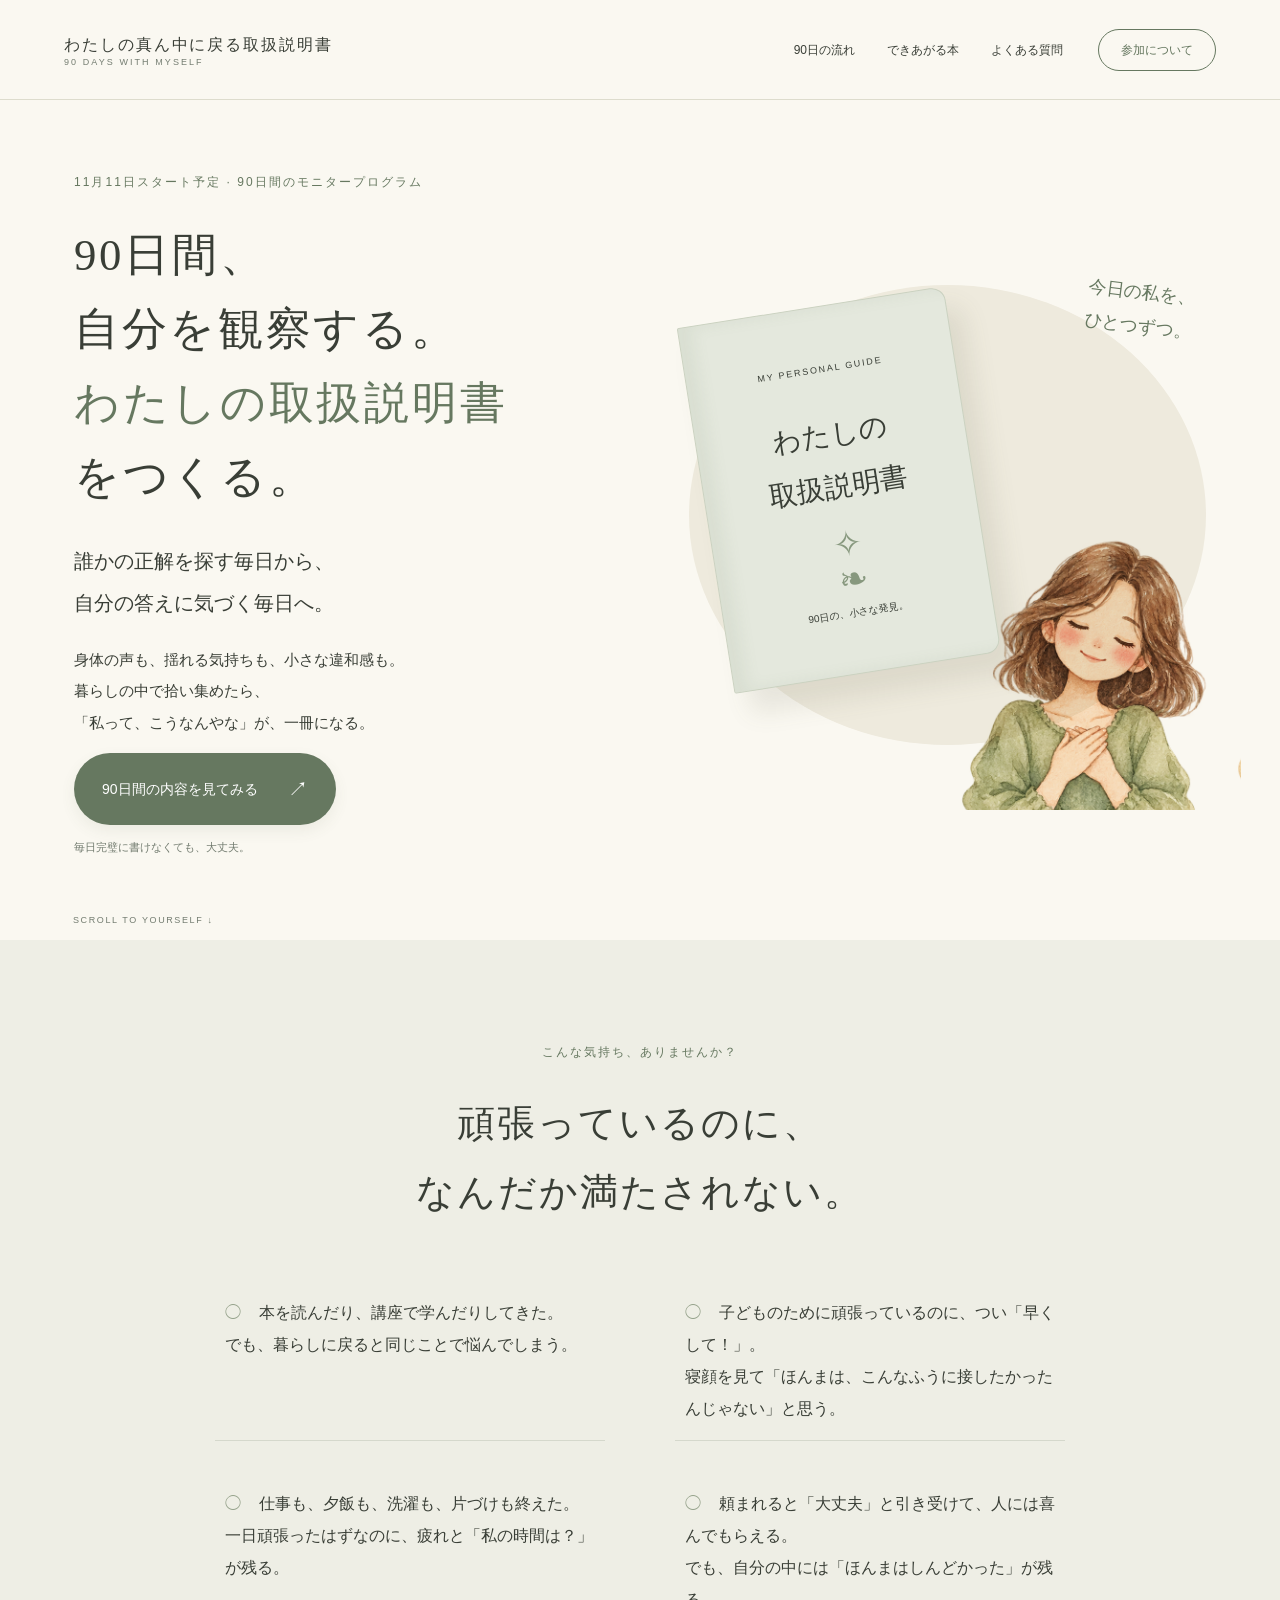
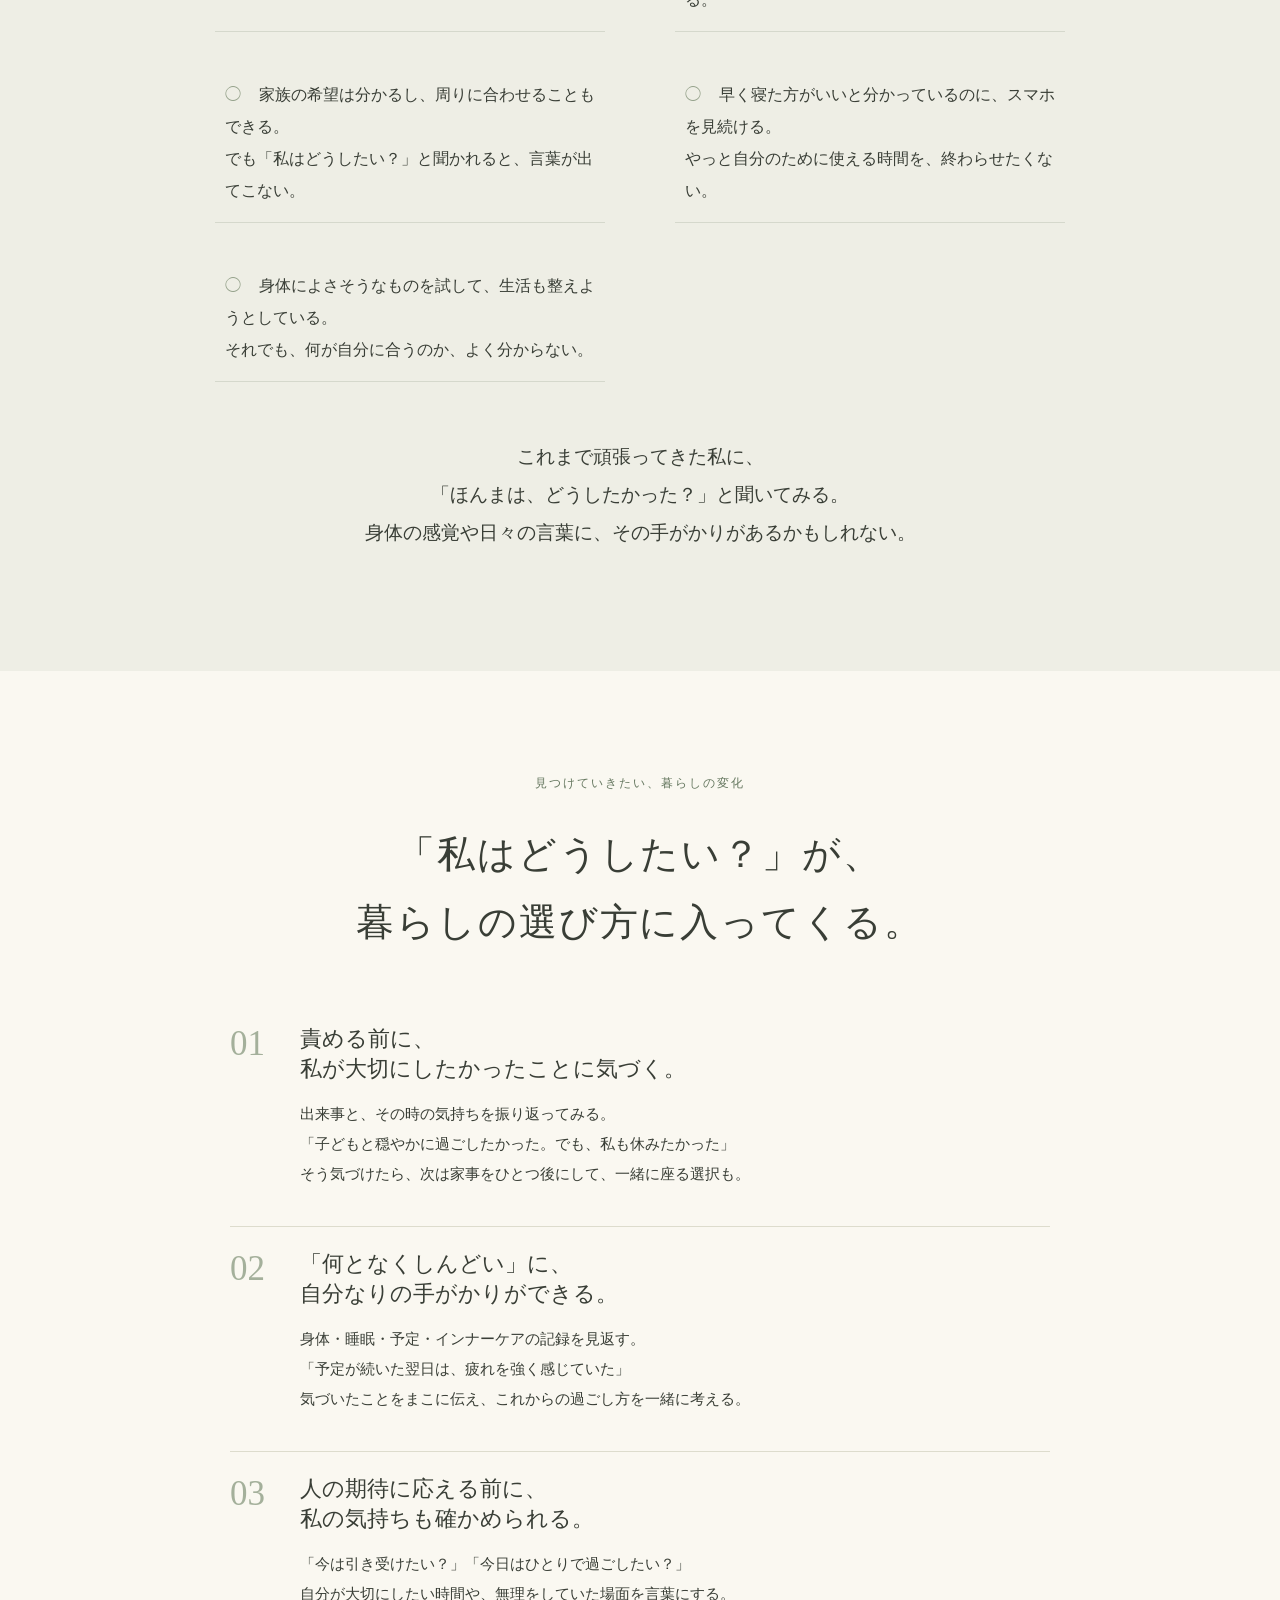
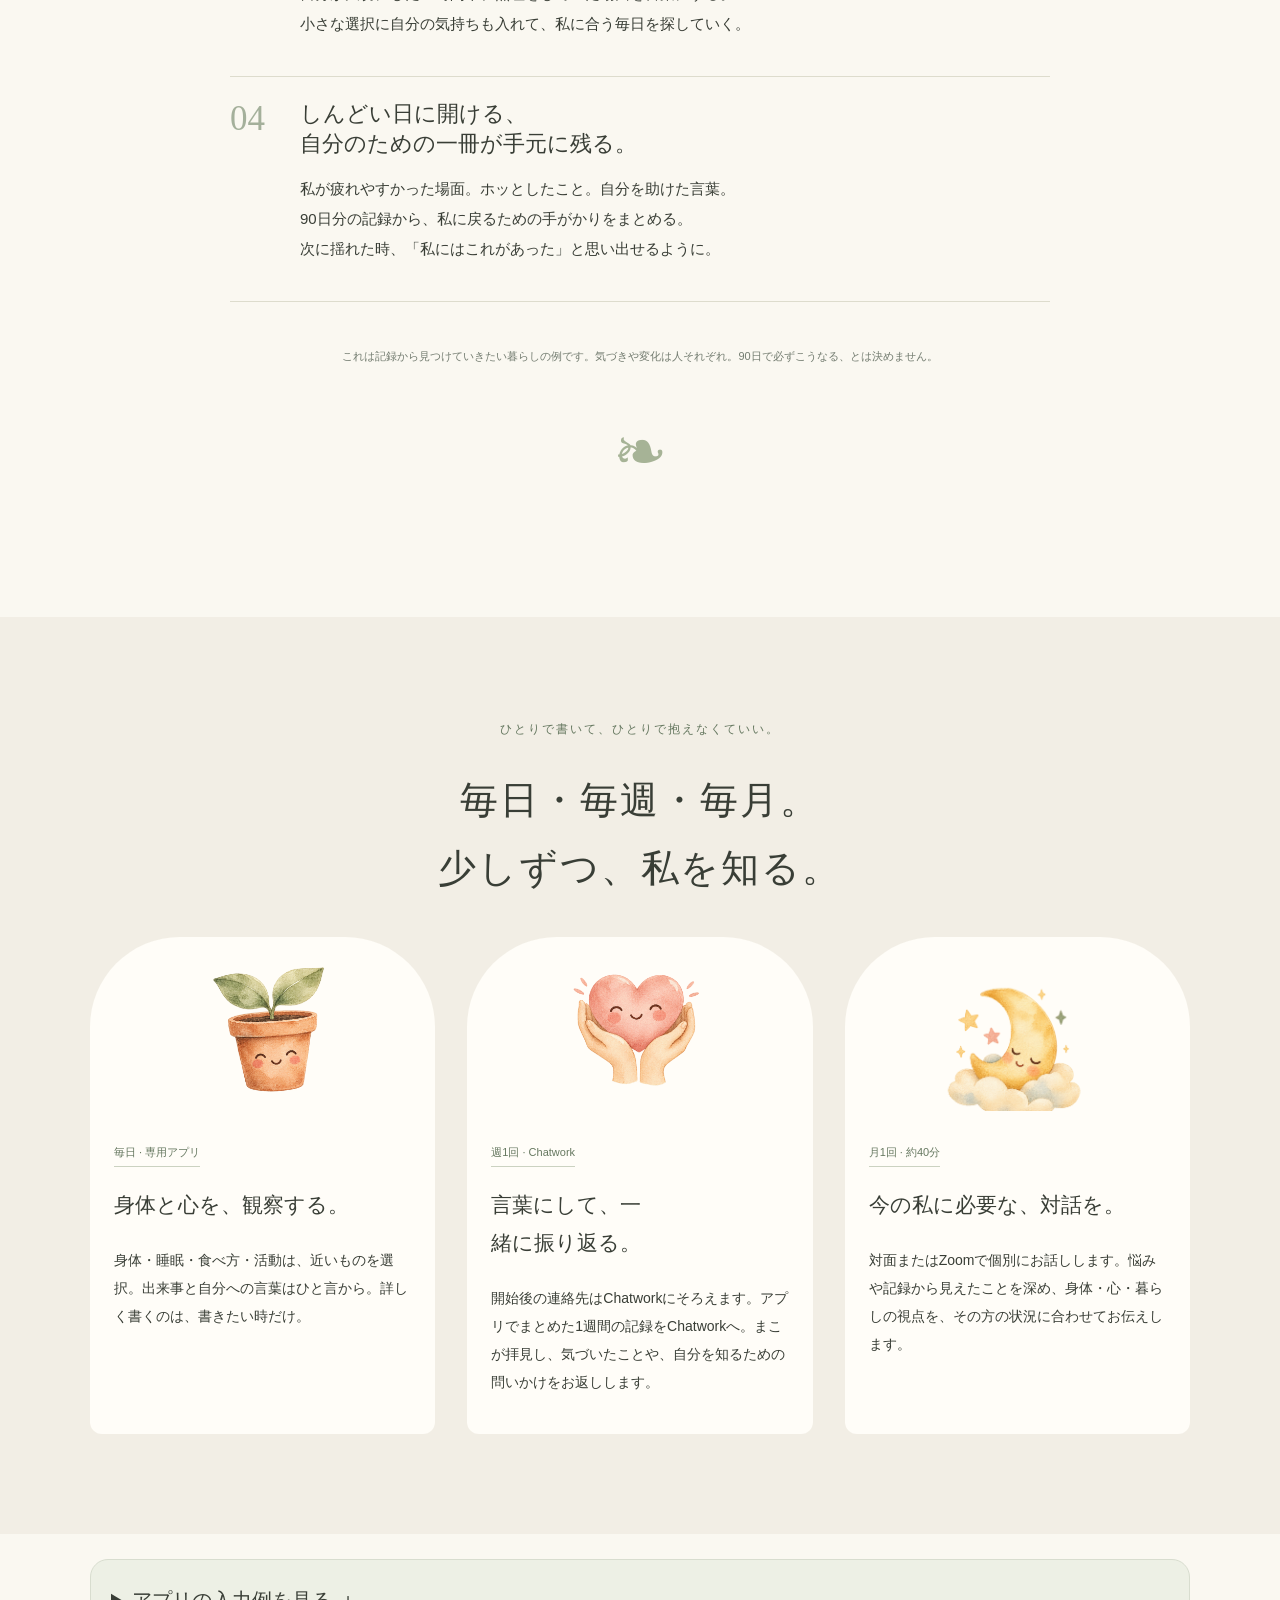
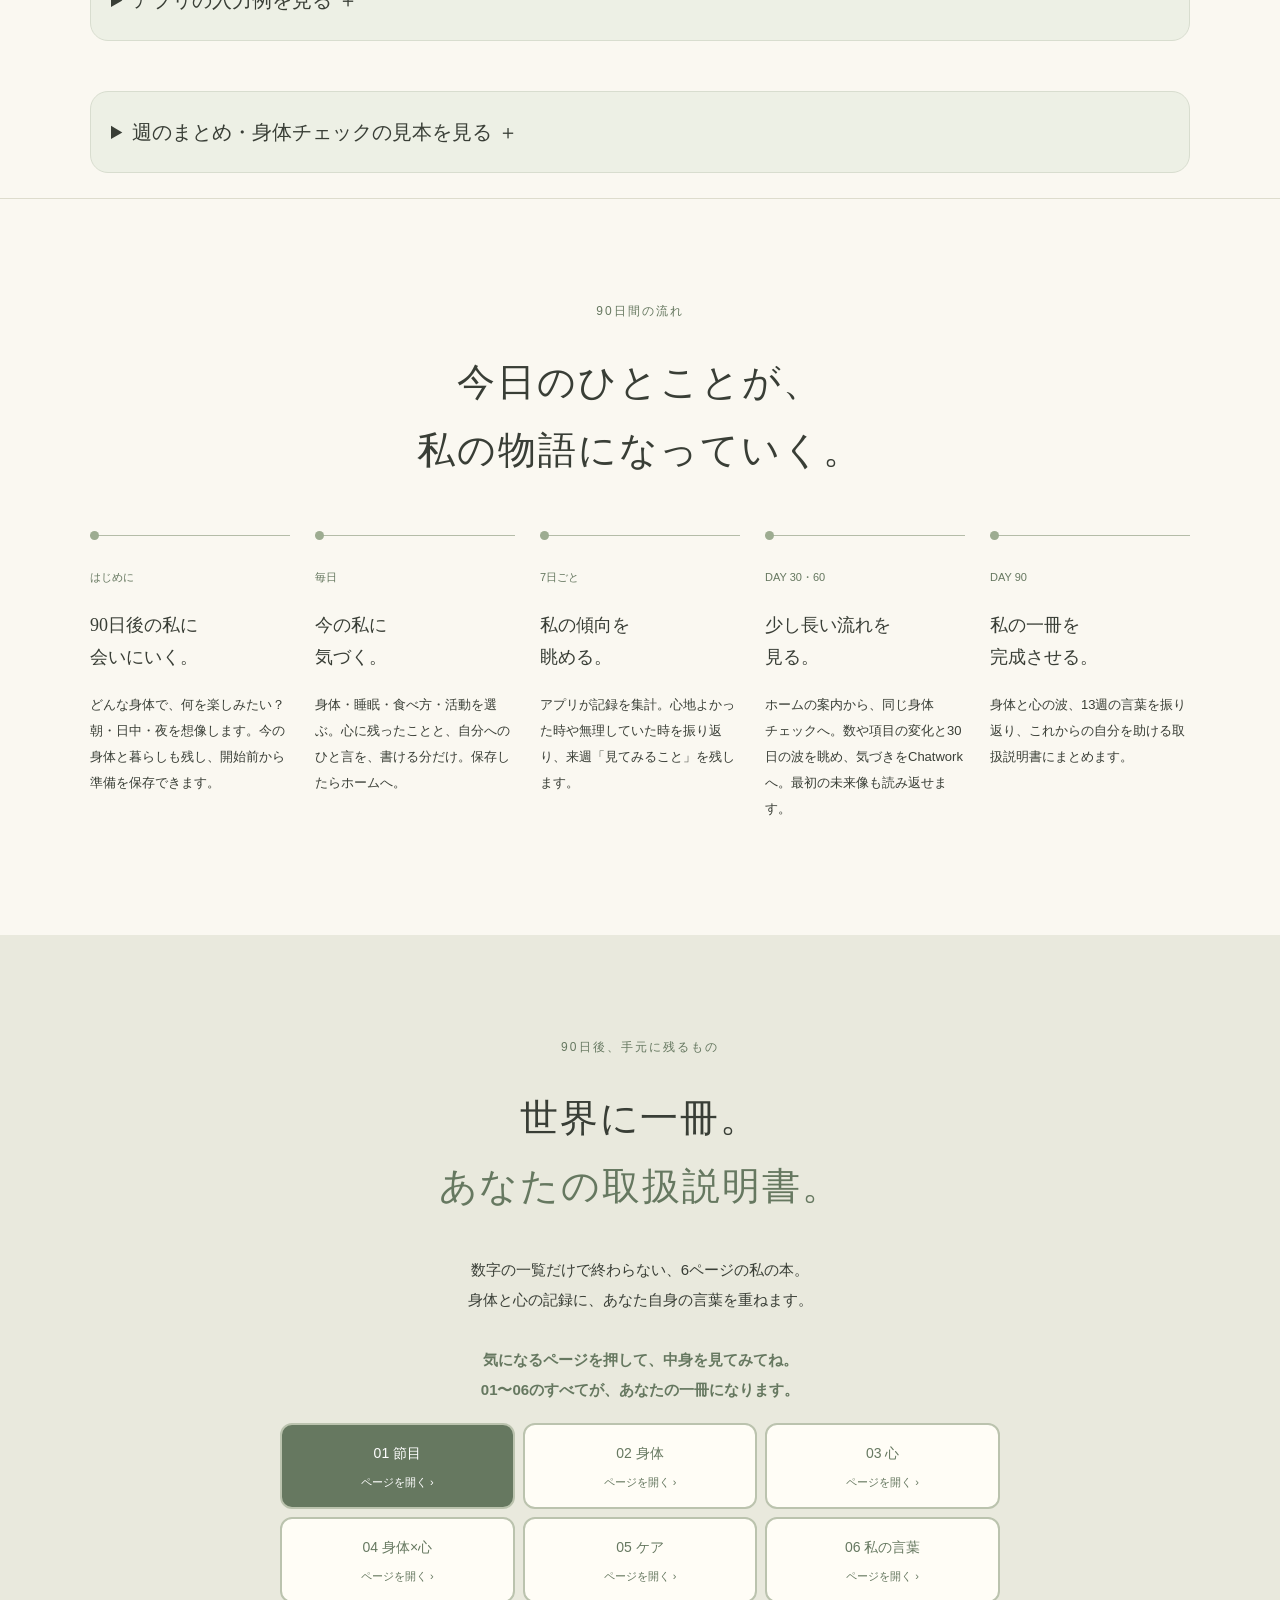
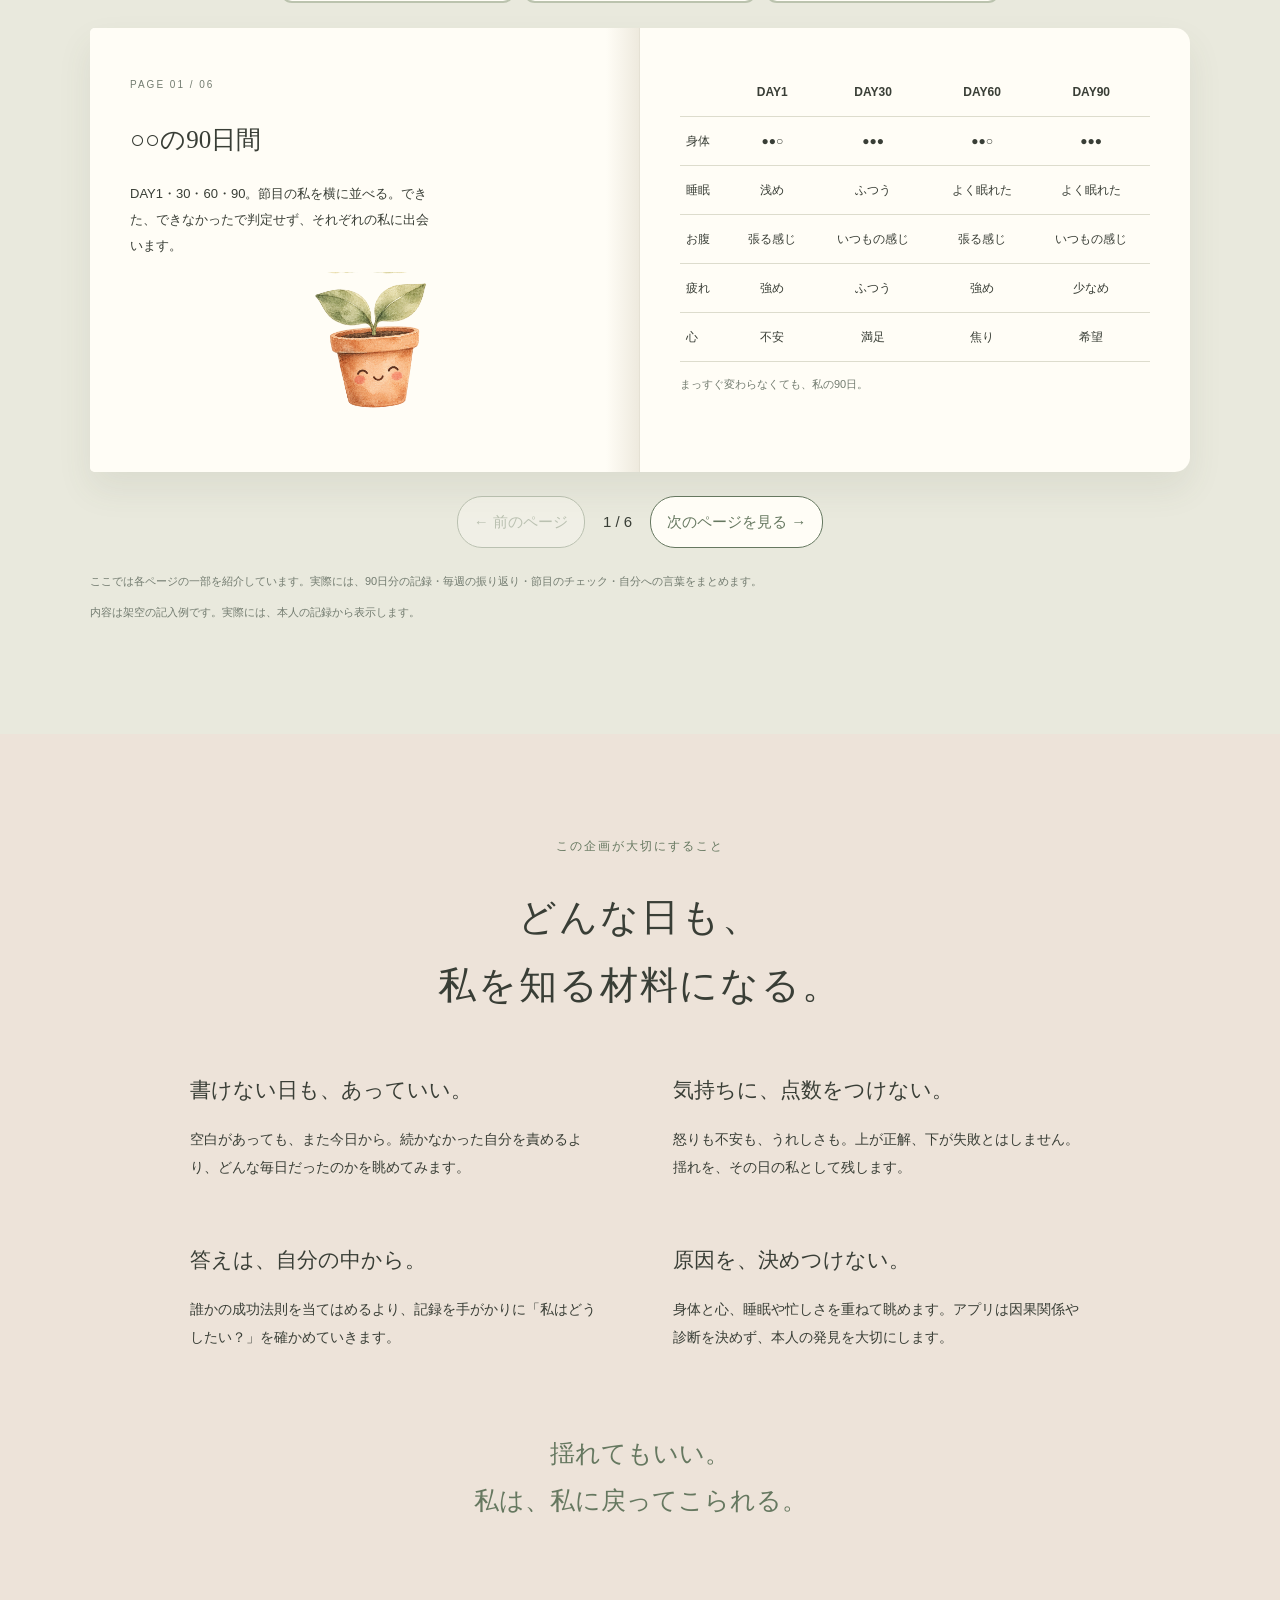
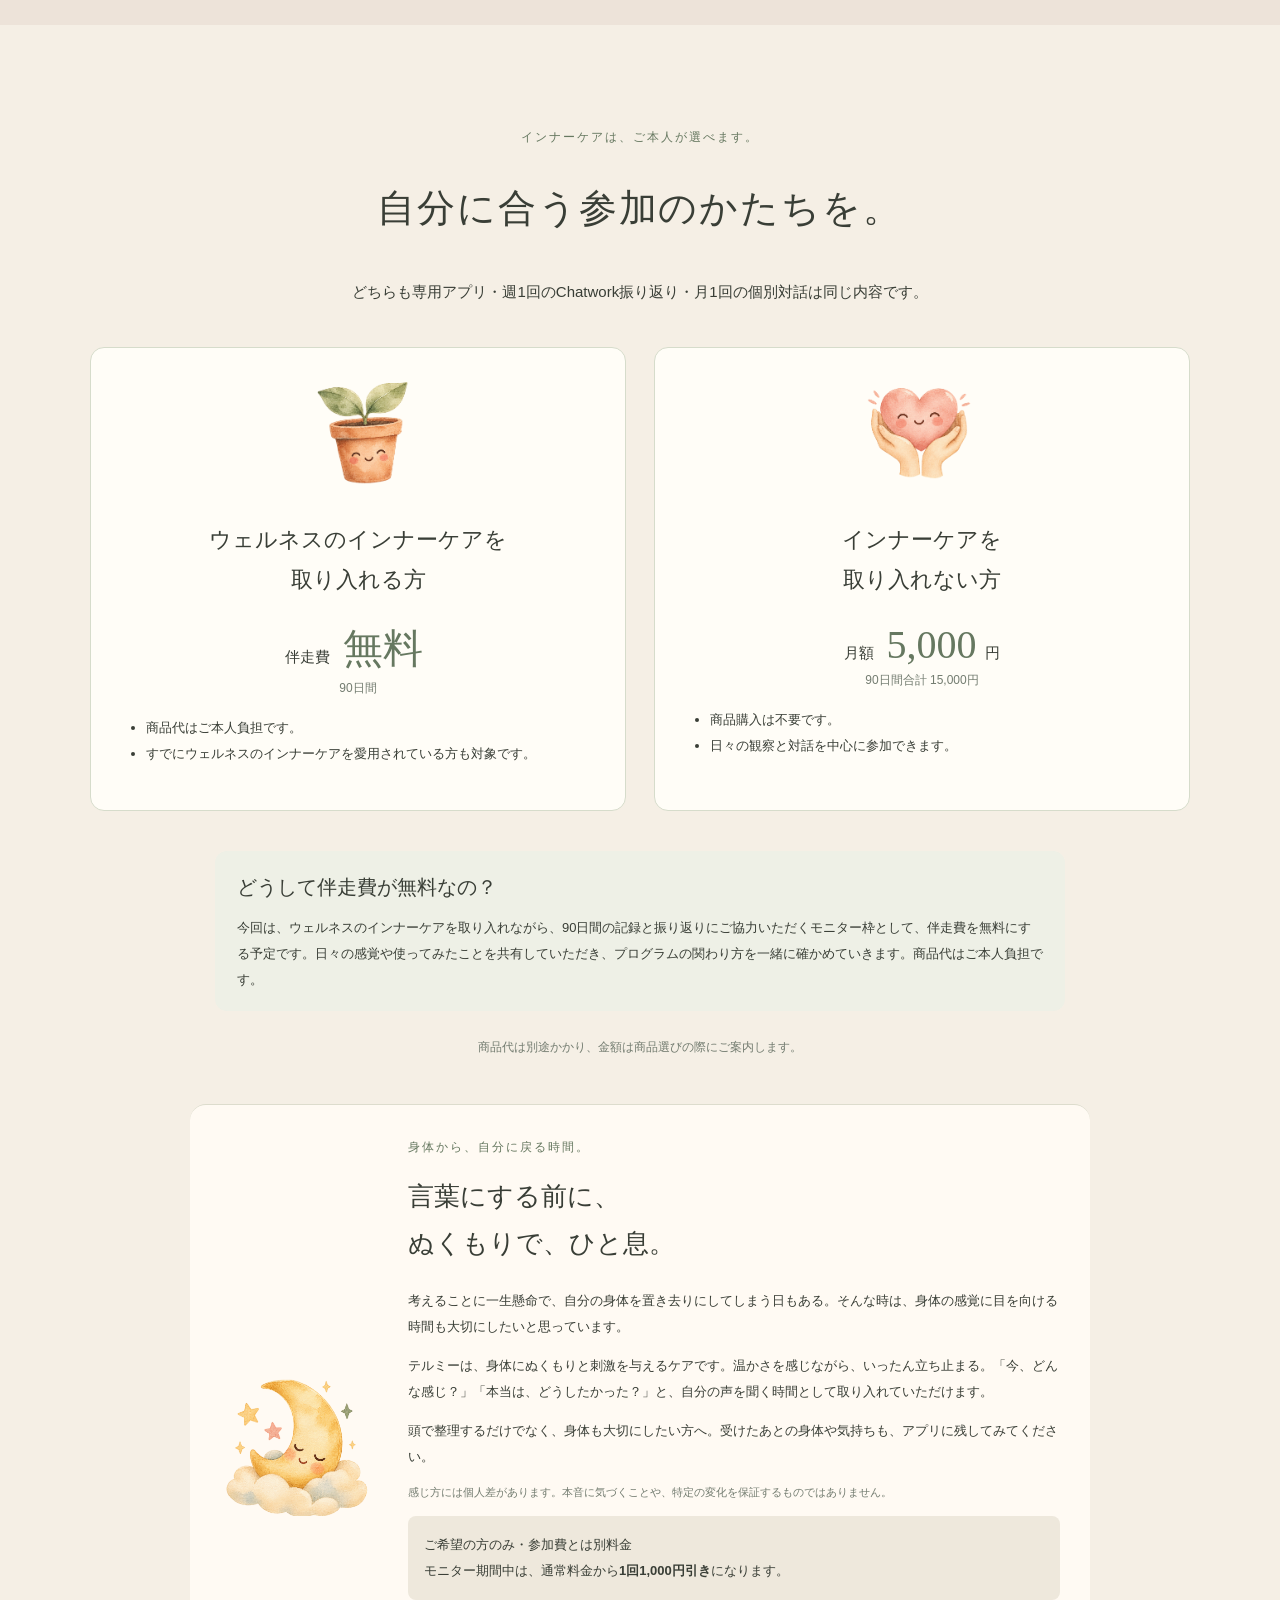
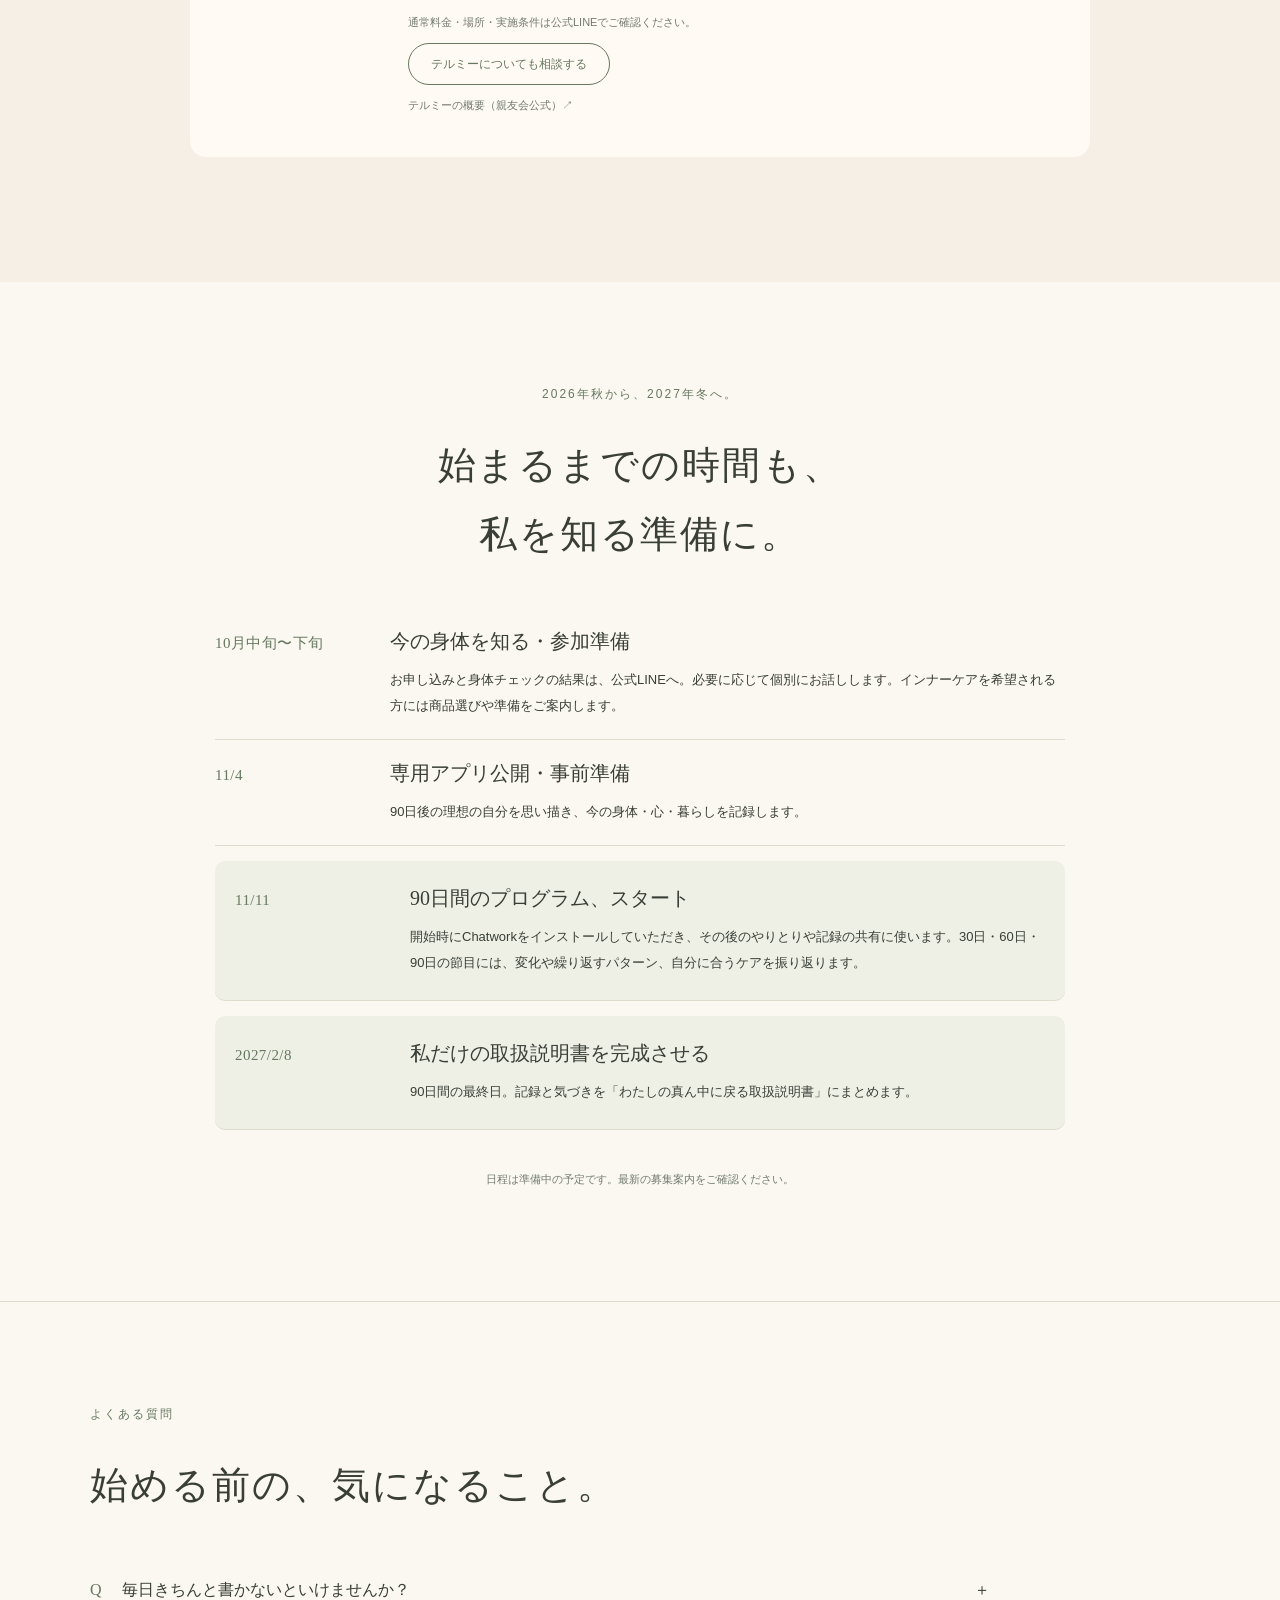
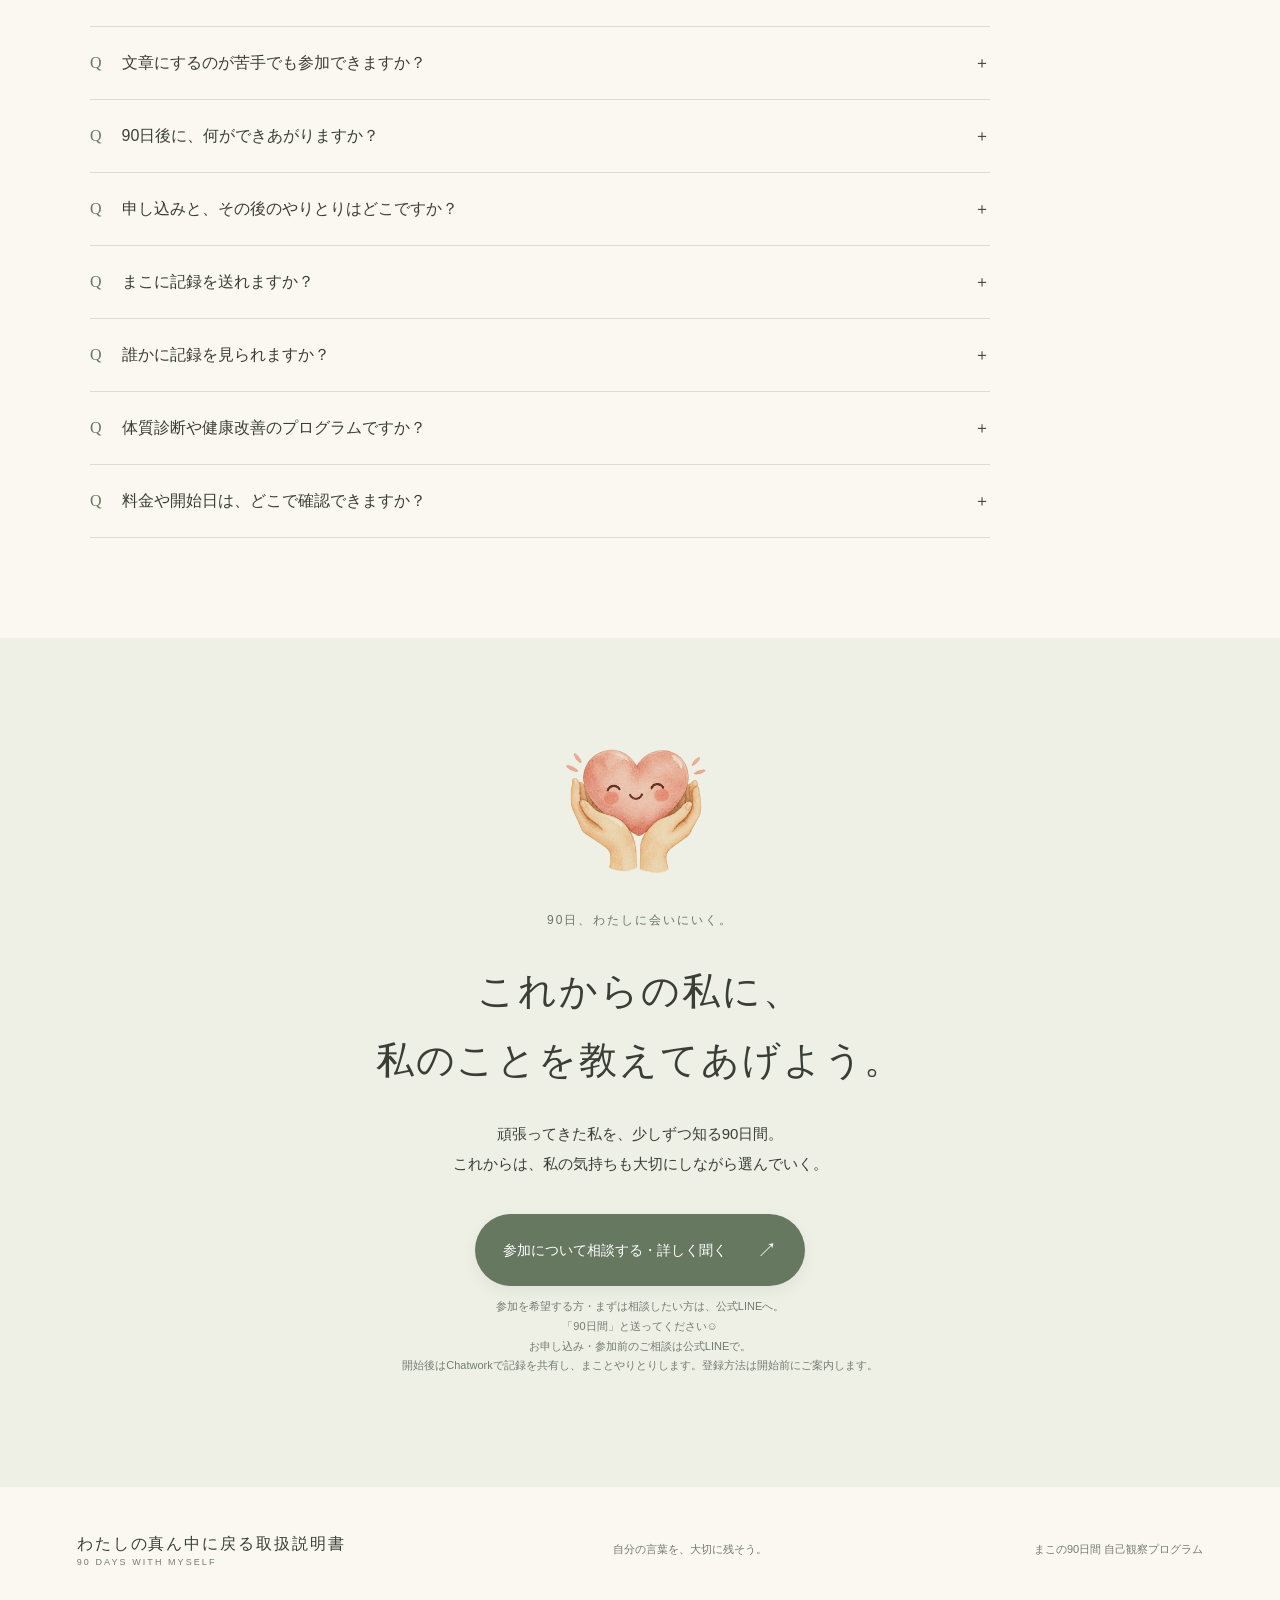
<file: lp.html>
<!doctype html>
<html lang="ja"><head><meta charset="utf-8"><meta name="viewport" content="width=device-width,initial-scale=1"><title>90日、わたしに会いにいく。｜わたしの取扱説明書</title><meta name="description" content="身体と心と暮らしを、少しずつ観察する90日間。日々の小さな気づきから、自分だけの取扱説明書をつくるプログラム。"><link rel="stylesheet" href="lp-style.css"></head>
<body><header><a class="brand" href="#">わたしの真ん中に戻る取扱説明書<span>90 DAYS WITH MYSELF</span></a><nav><a href="#journey">90日の流れ</a><a href="#book">できあがる本</a><a href="#faq">よくある質問</a></nav><a class="mini" href="#join">参加について</a></header>
<main><section class="hero"><div class="hero-copy"><p class="eyebrow">11月11日スタート予定 · 90日間のモニタープログラム</p><h1>90日間、<br>自分を観察する。<br><em>わたしの取扱説明書</em><br>をつくる。</h1><p class="lead">誰かの正解を探す毎日から、<br>自分の答えに気づく毎日へ。</p><p>身体の声も、揺れる気持ちも、小さな違和感も。<br>暮らしの中で拾い集めたら、<br>「私って、こうなんやな」が、一冊になる。</p><a class="button" href="#practice">90日間の内容を見てみる <span>↗</span></a><p class="micro">毎日完璧に書けなくても、大丈夫。</p></div><div class="hero-art"><div class="circle"></div><svg class="water woman" viewBox="0 0 640 640" aria-hidden="true"><image href="watercolor-notes.png" width="1280" height="1280" x="0" y="0"/></svg><div class="book-cover"><span>MY PERSONAL GUIDE</span><p>わたしの<br>取扱説明書</p><div class="sprig">✧<br>❧</div><small>90日の、小さな発見。</small></div><span class="hand-note">今日の私を、<br>ひとつずつ。</span></div><a class="scroll" href="#worries">SCROLL TO YOURSELF ↓</a></section>
<section id="worries" class="section worries"><p class="eyebrow">こんな気持ち、ありませんか？</p><h2>頑張っているのに、<br>なんだか満たされない。</h2><div class="worry-grid"><p>本を読んだり、講座で学んだりしてきた。<br>でも、暮らしに戻ると同じことで悩んでしまう。</p><p>子どものために頑張っているのに、つい「早くして！」。<br>寝顔を見て「ほんまは、こんなふうに接したかったんじゃない」と思う。</p><p>仕事も、夕飯も、洗濯も、片づけも終えた。<br>一日頑張ったはずなのに、疲れと「私の時間は？」が残る。</p><p>頼まれると「大丈夫」と引き受けて、人には喜んでもらえる。<br>でも、自分の中には「ほんまはしんどかった」が残る。</p><p>家族の希望は分かるし、周りに合わせることもできる。<br>でも「私はどうしたい？」と聞かれると、言葉が出てこない。</p><p>早く寝た方がいいと分かっているのに、スマホを見続ける。<br>やっと自分のために使える時間を、終わらせたくない。</p><p>身体によさそうなものを試して、生活も整えようとしている。<br>それでも、何が自分に合うのか、よく分からない。</p></div><p class="bridge">これまで頑張ってきた私に、<br>「ほんまは、どうしたかった？」と聞いてみる。<br>身体の感覚や日々の言葉に、その手がかりがあるかもしれない。</p></section>
<section class="section changes"><p class="eyebrow">見つけていきたい、暮らしの変化</p><h2>「私はどうしたい？」が、<br>暮らしの選び方に入ってくる。</h2><div class="change-list"><article><span>01</span><div><h3>責める前に、<br>私が大切にしたかったことに気づく。</h3><p>出来事と、その時の気持ちを振り返ってみる。<br>「子どもと穏やかに過ごしたかった。でも、私も休みたかった」<br>そう気づけたら、次は家事をひとつ後にして、一緒に座る選択も。</p></div></article><article><span>02</span><div><h3>「何となくしんどい」に、<br>自分なりの手がかりができる。</h3><p>身体・睡眠・予定・インナーケアの記録を見返す。<br>「予定が続いた翌日は、疲れを強く感じていた」<br>気づいたことをまこに伝え、これからの過ごし方を一緒に考える。</p></div></article><article><span>03</span><div><h3>人の期待に応える前に、<br>私の気持ちも確かめられる。</h3><p>「今は引き受けたい？」「今日はひとりで過ごしたい？」<br>自分が大切にしたい時間や、無理をしていた場面を言葉にする。<br>小さな選択に自分の気持ちも入れて、私に合う毎日を探していく。</p></div></article><article><span>04</span><div><h3>しんどい日に開ける、<br>自分のための一冊が手元に残る。</h3><p>私が疲れやすかった場面。ホッとしたこと。自分を助けた言葉。<br>90日分の記録から、私に戻るための手がかりをまとめる。<br>次に揺れた時、「私にはこれがあった」と思い出せるように。</p></div></article></div><p class="micro">これは記録から見つけていきたい暮らしの例です。気づきや変化は人それぞれ。90日で必ずこうなる、とは決めません。</p></section><section class="section support"><p class="eyebrow">ひとりで書いて、ひとりで抱えなくていい。</p><h2>毎日・毎週・毎月。<br>少しずつ、私を知る。</h2><div class="support-grid"><article><svg class="water plant" viewBox="0 64 640 576" aria-hidden="true"><image href="watercolor-notes.png" width="1280" height="1280" x="0" y="-640"/></svg><span class="pill">毎日 · 専用アプリ</span><h3>身体と心を、観察する。</h3><p>身体・睡眠・食べ方・活動は、近いものを選択。出来事と自分への言葉はひと言から。詳しく書くのは、書きたい時だけ。</p></article><article><svg class="water heart" viewBox="0 64 640 576" aria-hidden="true"><image href="watercolor-notes.png" width="1280" height="1280" x="-640" y="-640"/></svg><span class="pill">週1回 · Chatwork</span><h3>言葉にして、一緒に振り返る。</h3><p>開始後の連絡先はChatworkにそろえます。アプリでまとめた1週間の記録をChatworkへ。まこが拝見し、気づいたことや、自分を知るための問いかけをお返しします。</p></article><article><svg class="water moon" viewBox="0 0 640 640" aria-hidden="true"><image href="watercolor-notes.png" width="1280" height="1280" x="-640" y="0"/></svg><span class="pill">月1回 · 約40分</span><h3>今の私に必要な、対話を。</h3><p>対面またはZoomで個別にお話しします。悩みや記録から見えたことを深め、身体・心・暮らしの視点を、その方の状況に合わせてお伝えします。</p></article></div></section><details id="practice" class="section lpDetails"><summary>アプリの入力例を見る ＋</summary><section  class="section app-intro"><div class="app-intro-heading"><p class="eyebrow">毎日、選ぶ。ひと言、残す。</p><h2>たくさん書かなくても、<br>今日の私が残っていく。</h2><p>身体の調子や昨夜の睡眠は、近いものを選ぶだけ。<br>心に残った出来事と、自分へのひと言は、書ける時に。<br>全部埋めることより、自分に気づくことを大切にします。</p></div><div class="app-walkthrough"><div class="app-phone"><div class="phone-top"><span>まこの90日ノート</span><small>今日の記録</small></div><h3>① 身体と暮らし</h3><p class="mock-label">今日の身体の調子</p><div class="mock-choices"><span>少ししんどい</span><span class="selected">調子がよい ✓</span></div><p class="mock-label">昨夜、よく眠れた？</p><div class="mock-choices"><span>まあまあ眠れた</span><span class="selected">よく眠れた ✓</span></div><p class="mock-label">今日は、どんなふうに食べた？</p><div class="mock-choices"><span class="selected">ゆっくり、よく噛んで食べた ✓</span></div><p class="mock-label">今日は、どんなふうに身体を動かした？</p><div class="mock-choices"><span class="selected">家事・仕事・移動で動いた ✓</span></div><div class="mock-fold">食事・活動・インナーケアも、同じ日に。</div><small>画面をもとにした記入例です。</small></div><div class="app-phone second"><div class="phone-top"><span>ひと言でも、大丈夫。</span><svg class="water heart" viewBox="0 64 640 576" aria-hidden="true"><image href="watercolor-notes.png" width="1280" height="1280" x="-640" y="-640"/></svg></div><h3>② 今日、心に残ったこと</h3><p class="mock-label">何があって、どんな気持ちになった？</p><div class="mock-writing">子どもが宿題をせず、<br>遊んでいてイライラした。</div><h3>③ 今日の自分にひと言</h3><div class="mock-writing">今日も一日、よくやったね。</div><p class="mock-label">今日一日の気持ちも、近いものがあれば。</p><div class="mock-choices"><span>うれしい・楽しい</span><span>不安・心配</span><span class="selected">焦る・イライラ ✓</span><span>いろんな気持ちがあった</span></div><div class="mock-save">今日の記録を保存する</div><small>保存したらホームへ。書けない欄は空白でOK。</small></div></div><p class="app-soft-note">「その他」を選んだ時は、自分の言葉で。<br>詳しい振り返りや気持ちの言葉は、必要な時だけ開けます。</p><a class="mini" href="./" target="_blank" rel="noopener">アプリを見てみる ↗</a></section>
</details><details class="section lpDetails"><summary>週のまとめ・身体チェックの見本を見る ＋</summary><section class="section review-showcase"><p class="eyebrow">記録がたまったら、少し離れて眺めてみる。</p><h2>一日では気づかなかった私に、<br>会いにいく。</h2><div class="review-grid"><article><span class="pill">7日ごと · まこへChatwork</span><h3>アプリがまとめる。<br>私は、気づきをひと言。</h3><div class="mock-report"><strong>🌿 今週のわたし｜WEEK 3</strong><p>疲れを強く感じた日　3日<br>よく眠れた日　4日<br>よく残した身体のこと　肩・首の重さ</p><blockquote>予定が続いた次の日は、<br>身体が重い気がする。</blockquote><p>来週は、予定のない時間を少しつくる。</p><span class="mock-copy">📋 Chatworkに送る文章をコピー</span></div><p>まとめを確認・編集して、まこのChatworkへ。まこからの問いかけと一緒に、自分のパターンを眺めます。</p><p class="micro">インナーケアを取り入れる方は、名前・量・時間・飲み忘れ・身体の感覚も共有できます。本人が確認して送る形です。</p></article><article><span class="pill">DAY30・60・90 · 同じ身体チェック</span><h3>変わったところも、<br>変わらないところも。</h3><div class="mock-comparison"><div class="compare-caption"><strong>身体チェックの変化</strong><span>DAY1 → DAY30</span></div><div><span>チェックA</span><b>8 → 6</b><i style="--length:50%"></i></div><div><span>チェックB</span><b>7 → 5</b><i style="--length:42%"></i></div><div><span>チェックC</span><b>6 → 4</b><i style="--length:33%"></i></div><p class="micro">増えた・減った項目も、開いて見られます。</p></div><p>最初と同じ項目を確認。身体・睡眠・疲れの波も、グラフでひと目に。節目の気づきもChatworkで送れます。</p><p class="micro">数字と文章は架空の例です。チェックの増減を、成功・失敗とは決めません。</p></article></div></section>
</details><section id="journey" class="section journey"><p class="eyebrow">90日間の流れ</p><h2>今日のひとことが、<br>私の物語になっていく。</h2><div class="timeline"><article><span>はじめに</span><h3>90日後の私に<br>会いにいく。</h3><p>どんな身体で、何を楽しみたい？ 朝・日中・夜を想像します。今の身体と暮らしも残し、開始前から準備を保存できます。</p></article><article><span>毎日</span><h3>今の私に<br>気づく。</h3><p>身体・睡眠・食べ方・活動を選ぶ。心に残ったことと、自分へのひと言を、書ける分だけ。保存したらホームへ。</p></article><article><span>7日ごと</span><h3>私の傾向を<br>眺める。</h3><p>アプリが記録を集計。心地よかった時や無理していた時を振り返り、来週「見てみること」を残します。</p></article><article><span>DAY 30・60</span><h3>少し長い流れを<br>見る。</h3><p>ホームの案内から、同じ身体チェックへ。数や項目の変化と30日の波を眺め、気づきをChatworkへ。最初の未来像も読み返せます。</p></article><article><span>DAY 90</span><h3>私の一冊を<br>完成させる。</h3><p>身体と心の波、13週の言葉を振り返り、これからの自分を助ける取扱説明書にまとめます。</p></article></div></section>
<section id="book" class="section book-section"><div class="book-heading"><p class="eyebrow">90日後、手元に残るもの</p><h2>世界に一冊。<br><em>あなたの取扱説明書。</em></h2><p>数字の一覧だけで終わらない、6ページの私の本。<br>身体と心の記録に、あなた自身の言葉を重ねます。</p></div><div class="book-preview"><p class="book-instruction">気になるページを押して、中身を見てみてね。<br>01〜06のすべてが、あなたの一冊になります。</p><div class="book-tabs" role="tablist" aria-label="取扱説明書の6ページ"><button role="tab" aria-selected="true" data-page="0">01 節目</button><button role="tab" aria-selected="false" data-page="1">02 身体</button><button role="tab" aria-selected="false" data-page="2">03 心</button><button role="tab" aria-selected="false" data-page="3">04 身体×心</button><button role="tab" aria-selected="false" data-page="4">05 ケア</button><button role="tab" aria-selected="false" data-page="5">06 私の言葉</button></div><div class="open-book"><div class="book-left"><small id="page-number">PAGE 01 / 06</small><h3 id="page-title">○○の90日間</h3><p id="page-description">DAY1・30・60・90。節目の私を横に並べる。できた、できなかったで判定せず、それぞれの私に出会います。</p><svg class="water plant" viewBox="0 64 640 576" aria-hidden="true"><image href="watercolor-notes.png" width="1280" height="1280" x="0" y="-640"/></svg></div><div class="book-right" id="page-content"></div></div><div class="book-controls"><button type="button" id="book-prev">← 前のページ</button><span id="book-position" aria-live="polite">1 / 6</span><button type="button" id="book-next">次のページを見る →</button></div><p class="micro">ここでは各ページの一部を紹介しています。実際には、90日分の記録・毎週の振り返り・節目のチェック・自分への言葉をまとめます。</p><p class="micro">内容は架空の記入例です。実際には、本人の記録から表示します。</p></div></section>

<section class="philosophy section"><p class="eyebrow">この企画が大切にすること</p><h2>どんな日も、<br>私を知る材料になる。</h2><div class="principles"><article><h3>書けない日も、あっていい。</h3><p>空白があっても、また今日から。続かなかった自分を責めるより、どんな毎日だったのかを眺めてみます。</p></article><article><h3>気持ちに、点数をつけない。</h3><p>怒りも不安も、うれしさも。上が正解、下が失敗とはしません。揺れを、その日の私として残します。</p></article><article><h3>答えは、自分の中から。</h3><p>誰かの成功法則を当てはめるより、記録を手がかりに「私はどうしたい？」を確かめていきます。</p></article><article><h3>原因を、決めつけない。</h3><p>身体と心、睡眠や忙しさを重ねて眺めます。アプリは因果関係や診断を決めず、本人の発見を大切にします。</p></article></div><p class="handwriting">揺れてもいい。<br>私は、私に戻ってこられる。</p></section>
<section id="price" class="section pricing"><p class="eyebrow">インナーケアは、ご本人が選べます。</p><h2>自分に合う参加のかたちを。</h2><p>どちらも専用アプリ・週1回のChatwork振り返り・月1回の個別対話は同じ内容です。</p><div class="price-grid"><article><svg class="water plant" viewBox="0 64 640 576" aria-hidden="true"><image href="watercolor-notes.png" width="1280" height="1280" x="0" y="-640"/></svg><h3>ウェルネスのインナーケアを<br>取り入れる方</h3><p class="price">伴走費 <strong>無料</strong><span>90日間</span></p><ul><li>商品代はご本人負担です。</li><li>すでにウェルネスのインナーケアを愛用されている方も対象です。</li></ul></article><article><svg class="water heart" viewBox="0 64 640 576" aria-hidden="true"><image href="watercolor-notes.png" width="1280" height="1280" x="-640" y="-640"/></svg><h3>インナーケアを<br>取り入れない方</h3><p class="price">月額 <strong>5,000</strong>円<span>90日間合計 15,000円</span></p><ul><li>商品購入は不要です。</li><li>日々の観察と対話を中心に参加できます。</li></ul></article></div><div class="free-reason"><h3>どうして伴走費が無料なの？</h3><p>今回は、ウェルネスのインナーケアを取り入れながら、90日間の記録と振り返りにご協力いただくモニター枠として、伴走費を無料にする予定です。日々の感覚や使ってみたことを共有していただき、プログラムの関わり方を一緒に確かめていきます。商品代はご本人負担です。</p></div><p class="price-caution">商品代は別途かかり、金額は商品選びの際にご案内します。</p><section class="thermie thermie-panel"><svg class="water moon" viewBox="0 0 640 640" aria-hidden="true"><image href="watercolor-notes.png" width="1280" height="1280" x="-640" y="0"/></svg><div><p class="eyebrow">身体から、自分に戻る時間。</p><h3>言葉にする前に、<br>ぬくもりで、ひと息。</h3><p>考えることに一生懸命で、自分の身体を置き去りにしてしまう日もある。そんな時は、身体の感覚に目を向ける時間も大切にしたいと思っています。</p><p>テルミーは、身体にぬくもりと刺激を与えるケアです。温かさを感じながら、いったん立ち止まる。「今、どんな感じ？」「本当は、どうしたかった？」と、自分の声を聞く時間として取り入れていただけます。</p><p>頭で整理するだけでなく、身体も大切にしたい方へ。受けたあとの身体や気持ちも、アプリに残してみてください。</p><p class="micro">感じ方には個人差があります。本音に気づくことや、特定の変化を保証するものではありません。</p><p class="thermie-offer">ご希望の方のみ・参加費とは別料金<br>モニター期間中は、通常料金から<strong>1回1,000円引き</strong>になります。</p><p class="micro">通常料金・場所・実施条件は公式LINEでご確認ください。</p><a class="mini" href="#join">テルミーについても相談する</a><p class="micro"><a href="https://www.ito-thermie.or.jp/remedy/overview.html" target="_blank" rel="noopener">テルミーの概要（親友会公式）↗</a></p></div></section></section><section class="section schedule"><p class="eyebrow">2026年秋から、2027年冬へ。</p><h2>始まるまでの時間も、<br>私を知る準備に。</h2><div class="schedule-list"><article><span>10月中旬〜下旬</span><div><h3>今の身体を知る・参加準備</h3><p>お申し込みと身体チェックの結果は、公式LINEへ。必要に応じて個別にお話しします。インナーケアを希望される方には商品選びや準備をご案内します。</p></div></article><article><span>11/4</span><div><h3>専用アプリ公開・事前準備</h3><p>90日後の理想の自分を思い描き、今の身体・心・暮らしを記録します。</p></div></article><article class="important"><span>11/11</span><div><h3>90日間のプログラム、スタート</h3><p>開始時にChatworkをインストールしていただき、その後のやりとりや記録の共有に使います。30日・60日・90日の節目には、変化や繰り返すパターン、自分に合うケアを振り返ります。</p></div></article><article class="important"><span>2027/2/8</span><div><h3>私だけの取扱説明書を完成させる</h3><p>90日間の最終日。記録と気づきを「わたしの真ん中に戻る取扱説明書」にまとめます。</p></div></article></div><p class="micro">日程は準備中の予定です。最新の募集案内をご確認ください。</p></section><section id="faq" class="section faq"><p class="eyebrow">よくある質問</p><h2>始める前の、気になること。</h2><details><summary>毎日きちんと書かないといけませんか？</summary><p>毎日完璧に書く必要はありません。選択するだけの日や空白の日があっても大丈夫。書ける日に戻ってきてください。</p></details><details><summary>文章にするのが苦手でも参加できますか？</summary><p>体調や気持ちは選択式で残せます。自由記入には例があるので、ひと言から始められます。「その他」は自由に書けます。気持ちは身近な言葉から選べて、合うものがなければ選ばなくても大丈夫。詳しい問いは、書きたい時だけ開けます。</p></details><details><summary>90日後に、何ができあがりますか？</summary><p>節目の比較、身体、心、身体と心の重なり、自分にしてあげたこと、これからの自分への言葉をまとめた6ページの取扱説明書です。印刷・PDF保存もできます。</p></details><details><summary>申し込みと、その後のやりとりはどこですか？</summary><p>お申し込みはまこの公式LINEで受け付けます。プログラム開始時にChatworkをインストールしていただき、開始後のやりとりと記録の共有はChatworkで行います。</p></details><details><summary>まこに記録を送れますか？</summary><p>週のまとめと30日ごとの振り返りをアプリで作れます。身体・睡眠・気持ちや本人の気づきを確認・編集してコピーし、まこのChatworkに貼り付けて送ります。インナーケアの飲用記録と身体の感覚も含められます。</p></details><details><summary>誰かに記録を見られますか？</summary><p>現在のアプリは、使っているブラウザに記録を保存します。Chatworkに送る文章は、ご自身で確認して選べます。同じ端末・ブラウザを使う人には記録が見える場合があるため、自分の端末でご利用ください。</p></details><details><summary>体質診断や健康改善のプログラムですか？</summary><p>身体と心の感覚を自分で観察する企画です。体質や病気の診断、症状の改善を保証するものではありません。</p></details><details><summary>料金や開始日は、どこで確認できますか？</summary><p>11月11日スタートを予定しています。ウェルネスのインナーケアを取り入れる方は90日間の伴走費が無料（商品代はご本人負担）、取り入れない方は月額5,000円、90日間合計15,000円を予定しています。</p></details></section>
<section id="join" class="section join"><svg class="water heart" viewBox="0 64 640 576" aria-hidden="true"><image href="watercolor-notes.png" width="1280" height="1280" x="-640" y="-640"/></svg><p class="eyebrow">90日、わたしに会いにいく。</p><h2>これからの私に、<br>私のことを教えてあげよう。</h2><p>頑張ってきた私を、少しずつ知る90日間。<br>これからは、私の気持ちも大切にしながら選んでいく。</p><a class="button" id="apply" href="https://lin.ee/o1FJVqx" target="_blank" rel="noopener">参加について相談する・詳しく聞く <span>↗</span></a><p class="micro">参加を希望する方・まずは相談したい方は、公式LINEへ。<br>「90日間」と送ってください☺<br>お申し込み・参加前のご相談は公式LINEで。<br>開始後はChatworkで記録を共有し、まことやりとりします。登録方法は開始前にご案内します。</p><div id="apply-info" class="apply-info" hidden role="status"><h3>お申し込みは、まこの公式LINEへ。</h3><p>まこの公式LINEに、下の文章を貼り付けてお送りください。開始時にChatworkをインストールしていただき、プログラム中のやりとりはChatworkで行います。</p><textarea aria-label="参加相談の文章" readonly>90日間のモニタープログラムに申し込みたいです。参加の案内をお願いします。</textarea><button id="copy" class="mini">申し込みの文章をコピー</button><p id="copy-status" class="micro"></p><p class="micro">この操作だけでは申し込み・送信は完了しません。</p></div></section></main><footer><a class="brand" href="#">わたしの真ん中に戻る取扱説明書<span>90 DAYS WITH MYSELF</span></a><p>自分の言葉を、大切に残そう。</p><small>まこの90日間 自己観察プログラム</small></footer><script src="lp-script.js"></script></body></html>
</file>
<file: lp-style.css>
@charset "UTF-8";
:root{--ink:#393e36;--muted:#737c70;--sage:#667860;--paper:#faf8f1;--line:#dddccd;--rose:#eddcd4}*{box-sizing:border-box}html{scroll-behavior:smooth;scroll-padding-top:100px}body{margin:0;background:var(--paper);color:var(--ink);font-family:'Yu Gothic','Hiragino Kaku Gothic ProN',sans-serif;font-size:15px;line-height:2}a{color:inherit;text-decoration:none}button,textarea{font:inherit}button,a{touch-action:manipulation}button{cursor:pointer}header{height:100px;padding:20px 5%;display:flex;align-items:center;gap:35px;border-bottom:1px solid var(--line)}.brand{font-family:'Yu Mincho',serif;font-size:19px;letter-spacing:.12em;line-height:1.6}.brand span{display:block;font:9px sans-serif;letter-spacing:.23em;color:var(--muted)}nav{display:flex;gap:32px;margin-left:auto;font-size:12px}.mini{display:inline-block;border:1px solid var(--sage);border-radius:50px;padding:8px 22px;background:transparent;color:var(--sage);font-size:12px}.hero{max-width:1260px;margin:auto;min-height:760px;padding:70px 5% 70px;display:grid;grid-template-columns:1.15fr 1fr;position:relative;align-items:center}.eyebrow{font-size:12px;letter-spacing:.17em;color:var(--sage);margin:0 0 25px}.hero h1{font-family:'Yu Mincho',serif;font-size:clamp(34px,3.5vw,49px);font-weight:500;letter-spacing:.06em;line-height:1.65;margin:0 0 25px}em{font-style:normal;color:var(--sage)}.lead{font-family:'Yu Mincho',serif;font-size:20px}.hero-copy>p:not(.eyebrow){line-height:2.1}.button{display:inline-flex;align-items:center;gap:30px;border:0;border-radius:50px;color:white;background:var(--sage);padding:16px 28px;font-size:14px;box-shadow:0 6px 15px #54624815}.button:hover{background:#53634e}.button span{font-size:20px}.micro{color:var(--muted);font-size:11px;line-height:1.8}.hero-art{height:530px;position:relative}.circle{background:#eeeadd;border-radius:50%;position:absolute;inset:30px 0 40px 10px}.water{background-image:url('watercolor-notes.png');background-size:200% 200%;mix-blend-mode:multiply;pointer-events:none}.woman{background-position:0 0;width:330px;height:300px;position:absolute;right:-35px;bottom:-25px;z-index:2}.book-cover{position:absolute;top:50px;left:25px;width:270px;height:370px;background:#e4e8dd;border-radius:2px 14px 14px 2px;box-shadow:inset 13px 0 15px #72876b18,15px 22px 25px #64695320;transform:rotate(-9deg);padding:45px 28px;border:1px solid #cbd2c1;text-align:center;z-index:1}.book-cover>span{font-size:9px;letter-spacing:.2em}.book-cover>p{font:28px/1.9 'Yu Mincho',serif;margin:26px 0 14px}.book-cover small{font-size:10px}.sprig{font-size:35px;color:#87987e;line-height:1}.hand-note{position:absolute;right:12px;top:20px;transform:rotate(7deg);font:18px/1.9 'Yu Mincho',serif;color:var(--sage)}.scroll{position:absolute;bottom:15px;left:5%;font:9px sans-serif;letter-spacing:.18em;color:var(--muted)}.section{padding:100px max(6%,calc((100% - 1100px)/2));}.section h2{font:500 clamp(27px,3vw,38px)/1.8 'Yu Mincho',serif;letter-spacing:.05em;margin:0 0 35px}.worries{text-align:center;background:#eeeee5}.worry-grid{display:grid;grid-template-columns:1fr 1fr;max-width:850px;margin:40px auto;gap:0 70px;text-align:left}.worry-grid p{border-bottom:1px solid #d5d8cc;padding:15px 10px;font-size:16px}.worry-grid p:before{content:'◯';float:left;margin-right:18px;color:#95a28b}.bridge{font:19px/2 'Yu Mincho',serif}.practice{display:grid;grid-template-columns:1fr 1fr;gap:90px;align-items:center}.note-demo{background:#fffdf8;border:1px solid #e4dccb;box-shadow:8px 9px #eae6da;transform:rotate(2deg);padding:35px;position:relative}.demo-label{border-bottom:1px solid var(--line);padding-bottom:10px;color:var(--sage)}.demo-label small{float:right;font-size:10px}.note-question{font-size:13px;font-weight:bold}.written{font:18px/2.2 'Yu Mincho',serif;background:repeating-linear-gradient(transparent 0 38px,#e8e4d8 39px 40px)}.note-line{height:15px}.note-leaf{position:absolute;right:24px;bottom:10px;font-size:50px;color:#a5ad94}.journey{border-top:1px solid var(--line);text-align:center}.timeline{display:grid;grid-template-columns:repeat(5,1fr);gap:25px;text-align:left;margin-top:50px}.timeline article{position:relative;border-top:1px solid #b4bca8;padding-top:25px}.timeline article:before{content:'';width:9px;height:9px;background:#9dac91;border-radius:50%;position:absolute;top:-5px}.timeline span{font-size:11px;color:var(--sage)}.timeline h3{font:19px/1.8 'Yu Mincho',serif}.timeline p{font-size:13px}.book-section{background:#e9e9dd}.book-heading{text-align:center}.book-tabs{display:flex;justify-content:center;gap:8px;margin:45px 0 25px;flex-wrap:wrap}.book-tabs button{background:transparent;border:1px solid #bbc3ae;border-radius:30px;padding:8px 15px;font-size:12px;color:var(--sage)}.book-tabs button[aria-selected=true]{background:var(--sage);color:white}.open-book{display:grid;grid-template-columns:1fr 1fr;background:#fffdf6;min-height:430px;box-shadow:0 17px 35px #535b4217;border-radius:5px 15px 15px 5px;overflow:hidden}.book-left{padding:40px;border-right:1px solid #e5e1d4;background:linear-gradient(90deg,#fffdf6 94%,#eeeade)}.book-left small{font:10px sans-serif;letter-spacing:.2em;color:var(--muted)}.book-left h3{font:25px 'Yu Mincho',serif}.book-left p{font-size:13px;max-width:300px}.plant{width:160px;height:160px;background-position:0 100%;margin:10px auto 0}.book-right{padding:40px;display:flex;flex-direction:column;justify-content:center}.book-right table{width:100%;font-size:12px;border-collapse:collapse}.book-right th,.book-right td{padding:12px 6px;border-bottom:1px solid var(--line);text-align:center}.book-right th:first-child,.book-right td:first-child{text-align:left}.book-right p{font-size:14px}.book-right blockquote{font:19px/2 'Yu Mincho',serif;margin:20px 0}.book-right svg{width:100%;height:auto}.preview-note{font-size:11px!important;color:var(--muted)}.bar-row{display:grid;grid-template-columns:55px 1fr 25px;gap:12px;margin:10px 0;font-size:13px;align-items:center}.bar-row i{height:8px;background:#b9c4a9;border-radius:10px;display:block}.changes h2{text-align:center}.changes>.eyebrow{text-align:center}.change-list{max-width:820px;margin:45px auto}.change-list article{display:flex;gap:35px;border-bottom:1px solid var(--line);padding:22px 0}.change-list article>span{font:35px 'Yu Mincho',serif;color:#a4b09b}.change-list h3{font:22px 'Yu Mincho',serif;margin:0 0 15px}.changes>.micro{text-align:center}.philosophy{text-align:center;background:#ede3d9}.principles{display:grid;grid-template-columns:1fr 1fr;gap:30px 65px;text-align:left;max-width:900px;margin:auto}.principles h3{font:21px 'Yu Mincho',serif}.principles p{font-size:14px}.handwriting{font:25px/1.9 'Yu Mincho',serif;color:var(--sage);margin:65px 0 0}.voices{display:grid;grid-template-columns:1fr 1fr;column-gap:70px}.voices>.eyebrow{grid-column:1/-1}.voices h2{grid-row:2}.voices>p:not(.eyebrow){grid-column:1}.voice-note{grid-column:2;grid-row:2/4;display:flex;align-items:center;justify-content:center;font:23px/2 'Yu Mincho',serif;background:#efeee5;border-radius:50% 45% 48% 40%;min-height:250px;transform:rotate(3deg);text-align:center;color:var(--sage)}.faq{border-top:1px solid var(--line)}.faq details{border-bottom:1px solid var(--line);padding:20px 0;max-width:900px}.faq summary{cursor:pointer;list-style:none;padding-right:35px;position:relative;font-size:16px}.faq summary:before{content:'Q';color:var(--sage);margin-right:20px;font-family:serif}.faq summary:after{content:'＋';position:absolute;right:0}.faq details[open] summary:after{content:'−'}.faq details p{padding:5px 35px;color:var(--muted);font-size:14px}.join{text-align:center;background:#eef0e6;position:relative}.heart{background-position:100% 100%;width:180px;height:160px;margin:0 auto 10px}.join h2{margin-bottom:25px}.join .button{margin-top:20px}.apply-info{max-width:600px;margin:35px auto 0;padding:25px;background:#fffdf7;text-align:left;border:1px solid var(--line)}.apply-info textarea{display:block;width:100%;min-height:100px;resize:vertical;background:#faf8f1;border:1px solid var(--line);padding:15px;margin-bottom:15px;line-height:1.8}footer{padding:40px 6%;display:flex;align-items:center;justify-content:space-between;gap:30px}footer p,footer small{font-size:11px;color:var(--muted)}:focus-visible{outline:3px solid #ac785f;outline-offset:5px}[hidden]{display:none!important}@media(max-width:800px){header{height:80px;padding:15px 5%;gap:10px}.brand{font-size:15px}nav{display:none}header>.mini{margin-left:auto;padding:6px 13px;font-size:11px}.hero{grid-template-columns:1fr;padding-top:40px;min-height:0}.hero h1{font-size:34px}.hero-art{height:400px;max-width:430px;width:100%;margin:30px auto}.book-cover{width:215px;height:290px;left:30px;top:25px;padding:30px 20px}.book-cover>p{font-size:24px;margin:20px 0}.woman{width:240px;height:235px;right:-5px;bottom:0}.hand-note{font-size:15px}.section{padding:65px 6%}.worry-grid,.practice,.principles,.voices{grid-template-columns:1fr;gap:25px}.worry-grid p{font-size:14px;margin:0}.note-demo{margin:15px 8px}.timeline{grid-template-columns:1fr;gap:20px}.timeline article{display:grid;grid-template-columns:75px 1fr;border-top:0;border-left:1px solid #b4bca8;padding:0 0 10px 24px;gap:0 15px}.timeline article:before{left:-5px;top:8px}.timeline h3{margin:0;font-size:19px}.timeline p{grid-column:2;margin:10px 0}.open-book{grid-template-columns:1fr}.book-left{border-right:0;border-bottom:1px solid var(--line);padding:25px}.book-left .plant{display:none}.book-right{padding:25px;min-height:300px}.book-tabs{gap:6px}.book-tabs button{font-size:11px;padding:7px 10px}.voices h2,.voices>p:not(.eyebrow),.voice-note{grid-column:1;grid-row:auto}.voice-note{min-height:220px}.change-list article{gap:20px}.change-list h3{font-size:20px}.faq summary{font-size:14px}.faq details p{padding:5px 10px}.button{font-size:13px;padding:15px 22px;gap:15px}footer{flex-direction:column;text-align:center;gap:12px}footer p{margin:0}}

.support{text-align:center;background:#f2eee5}.support-grid{display:grid;grid-template-columns:repeat(3,1fr);gap:32px;text-align:left}.support-grid article{padding:24px;background:#fffdf8;border-radius:90px 90px 12px 12px}.support-grid .water{position:static;width:160px;height:150px;margin:0 auto 25px}.moon{background-position:100% 0}.pill{font-size:11px;color:var(--sage);border-bottom:1px solid #cbd2c1;padding-bottom:8px}.support-grid h3{font:21px/1.8 'Yu Mincho',serif}.support-grid p{font-size:14px}.support-grid small{font-size:11px;color:var(--muted);display:block;line-height:1.9}.pricing{text-align:center;background:#f5efe5}.price-grid{display:grid;grid-template-columns:1fr 1fr;gap:28px;margin:40px 0}.price-grid article{background:#fffdf7;padding:30px 35px;border:1px solid #d6dccb;border-radius:14px}.price-grid .water{width:130px;height:120px;margin:0 auto}.price-grid h3{font:22px/1.8 'Yu Mincho',serif}.price strong{font:40px 'Yu Mincho',serif;color:var(--sage);padding:0 8px}.price span{display:block;font-size:12px;color:var(--muted)}.price-grid ul{text-align:left;font-size:13px;padding-left:20px}.price-caution{font-size:12px;color:var(--muted);max-width:750px;margin:20px auto}.thermie{text-align:left;max-width:750px;margin:25px auto;border-top:1px solid var(--line);padding-top:15px;font-size:13px}.thermie summary{cursor:pointer}.schedule{text-align:center}.schedule-list{max-width:850px;margin:40px auto;text-align:left}.schedule-list article{display:grid;grid-template-columns:150px 1fr;gap:25px;border-bottom:1px solid var(--line);padding:20px 0}.schedule-list article>span{color:var(--sage);font-family:serif;letter-spacing:.03em}.schedule-list h3{font:20px 'Yu Mincho',serif;margin:0 0 12px}.schedule-list p{font-size:13px;margin:0}.schedule-list .important{background:#eef0e6;padding:24px 20px;border-radius:10px;margin-top:15px}.brand{font-size:16px}.hero-art .woman{border-radius:40% 40% 15% 15%}.practice,.changes{position:relative}.changes:after{content:'❧';display:block;text-align:center;color:#a6b396;font-size:65px;margin-top:20px}@media(max-width:800px){.support-grid,.price-grid{grid-template-columns:1fr}.support-grid article{border-radius:35px;padding:25px}.support-grid .water{width:140px;height:125px}.price-grid article{padding:25px}.schedule-list article{grid-template-columns:95px 1fr;gap:16px}.schedule-list h3{font-size:18px}.brand{font-size:12px;max-width:180px}}

.water{background-image:none;display:block;overflow:hidden;mix-blend-mode:multiply}.hero-art .woman{border-radius:0}.thermie-panel{display:grid;grid-template-columns:160px 1fr;gap:28px;max-width:900px;margin-top:45px;padding:30px;background:#fffaf3;border-radius:16px}.thermie-panel>.water{width:160px;height:170px;align-self:center}.thermie-panel h3{font:26px/1.8 'Yu Mincho',serif;margin:0 0 20px}.thermie-offer{background:#eee8dc;padding:16px;border-radius:8px}.thermie-panel .eyebrow{margin-bottom:15px}h1,h2,h3,.button{overflow-wrap:anywhere;text-wrap:balance}p{line-break:strict}.brand{max-width:320px}.button{text-align:center}.free-reason{background:#eef0e6;padding:18px 22px;border-radius:12px;text-align:left;margin:24px auto;max-width:850px}.free-reason h3{font:20px/1.8 'Yu Mincho',serif;margin:0 0 10px}.free-reason p{font-size:13px;margin:0}@media(max-width:800px){.thermie-panel{grid-template-columns:1fr;padding:25px 20px}.thermie-panel>.water{margin:auto;width:145px;height:140px}.hero h1{font-size:clamp(27px,7.5vw,34px)}.hero h1 em{display:inline-block}.section h2{font-size:clamp(24px,6.5vw,30px)}.schedule-list article,.schedule-list .important{grid-template-columns:1fr;gap:10px}.schedule-list article>span{font-size:13px}.support-grid h3{font-size:20px}.price-grid h3{font-size:21px}.brand{max-width:190px}.hero-art{overflow:visible}.button{max-width:100%;white-space:normal}.book-tabs{justify-content:flex-start}}

@media(max-width:800px){.section h2{font-size:23px;letter-spacing:.025em}.hero h1 em{font-size:.88em}.hero-copy>p{font-size:14px}.price-grid h3{font-size:20px}}

.timeline h3{font-size:18px;letter-spacing:0;text-wrap:initial;overflow-wrap:normal;word-break:keep-all}@media(max-width:800px){.timeline article{grid-template-columns:1fr;gap:10px}.timeline p{grid-column:1}.timeline h3{font-size:20px}}

.book-instruction{text-align:center;color:var(--sage);font-weight:bold;margin:30px 0 10px}.book-tabs{margin-top:18px;display:grid;grid-template-columns:repeat(3,minmax(0,1fr));max-width:720px;margin-left:auto;margin-right:auto}.book-tabs button{border-radius:12px;background:#fffdf6;padding:14px;font-size:14px;border-width:2px}.book-tabs button:after{content:" ページを開く ›";display:block;font-size:11px;margin-top:4px}.book-controls{display:flex;justify-content:center;align-items:center;gap:18px;margin:24px 0}.book-controls button{padding:10px 16px;border:1px solid var(--sage);border-radius:25px;background:#fffdf6;color:var(--sage)}.book-controls button:disabled{opacity:.35;cursor:default}.book-right h4{font-size:14px;margin:22px 0 8px;color:var(--sage)}.book-right blockquote{font-size:17px;margin:8px 0 18px}.book-right{justify-content:flex-start}@media(max-width:600px){.book-tabs{grid-template-columns:repeat(2,minmax(0,1fr))}.book-controls{gap:8px}.book-controls button{font-size:12px;padding:9px 12px}}
.app-intro{text-align:center;background:#faf8f1}.app-walkthrough{display:grid;grid-template-columns:1fr 1fr;gap:32px;max-width:900px;margin:45px auto}.app-phone{text-align:left;border:1px solid #d5dccc;border-radius:30px;background:#fffdf8;padding:28px;box-shadow:0 15px 35px #596d4a0c;min-width:0}.phone-top{display:flex;align-items:center;justify-content:space-between;border-bottom:1px solid #dedfce;padding-bottom:15px;min-height:55px;color:var(--sage);font-size:12px}.phone-top .water{width:65px;height:60px;margin:0}.app-phone h3{font:18px/1.7 'Yu Mincho',serif;margin:24px 0 15px}.mock-label{font-size:12px;margin:18px 0 8px}.mock-choices{display:flex;flex-wrap:wrap;gap:7px}.mock-choices span{padding:6px 11px;border:1px solid #d4dbcb;border-radius:14px;font-size:11px;background:#fafaf4}.mock-choices .selected{background:#e2ebdd;border-color:#91a48a;color:#405c47}.mock-writing{border:1px solid #e2decd;padding:16px;border-radius:12px;font:16px/2 'Yu Mincho',serif;background:#fdfaf2}.mock-fold{border-top:1px dashed #d2d7c9;padding-top:12px;margin-top:22px;font-size:12px}.app-phone small{display:block;font-size:10px;color:var(--muted);margin-top:14px}.mock-save,.mock-copy{display:block;background:var(--sage);color:white;border-radius:14px;padding:12px;text-align:center;font-size:12px;margin-top:20px}.app-soft-note{font-size:14px;color:var(--muted)}.review-showcase{background:#edf0e5;text-align:center}.review-grid{display:grid;grid-template-columns:1fr 1fr;gap:30px;margin-top:40px;text-align:left}.review-grid>article{min-width:0;background:#fffdf7;border-radius:24px;padding:30px}.review-grid h3{font:23px/1.8 'Yu Mincho',serif}.review-grid>article>p{font-size:13px}.mock-report,.mock-comparison{border:1px solid #d8ddcb;background:#f7f6ed;border-radius:16px;padding:20px}.mock-report strong,.compare-caption strong{font-size:13px;color:var(--sage)}.mock-report p{font-size:12px}.mock-report blockquote{font:16px/1.9 'Yu Mincho',serif;margin:18px 0}.compare-caption{display:flex;flex-direction:column;font-size:11px;margin-bottom:20px}.mock-comparison>div:not(.compare-caption){display:grid;grid-template-columns:1fr auto;gap:8px;font-size:13px;margin:20px 0}.mock-comparison i{display:block;grid-column:1/-1;width:var(--length);height:9px;border-radius:10px;background:#9aaf91}.mock-comparison b{font-size:18px;color:var(--sage)}@media(max-width:700px){.app-walkthrough,.review-grid{grid-template-columns:1fr;gap:22px}.app-phone,.review-grid>article{padding:22px}.app-intro-heading br{display:none}.app-intro-heading h2 br{display:block}.review-showcase h2{font-size:23px}.phone-top{gap:10px}.app-soft-note{font-size:13px}}

.lpDetails>summary{cursor:pointer;font-size:20px;padding:20px;border:1px solid #d8ddcf;border-radius:18px;background:#edf0e5}.lpDetails>.section{padding:35px 0}.lpDetails{padding-top:25px;padding-bottom:25px}
</file>
